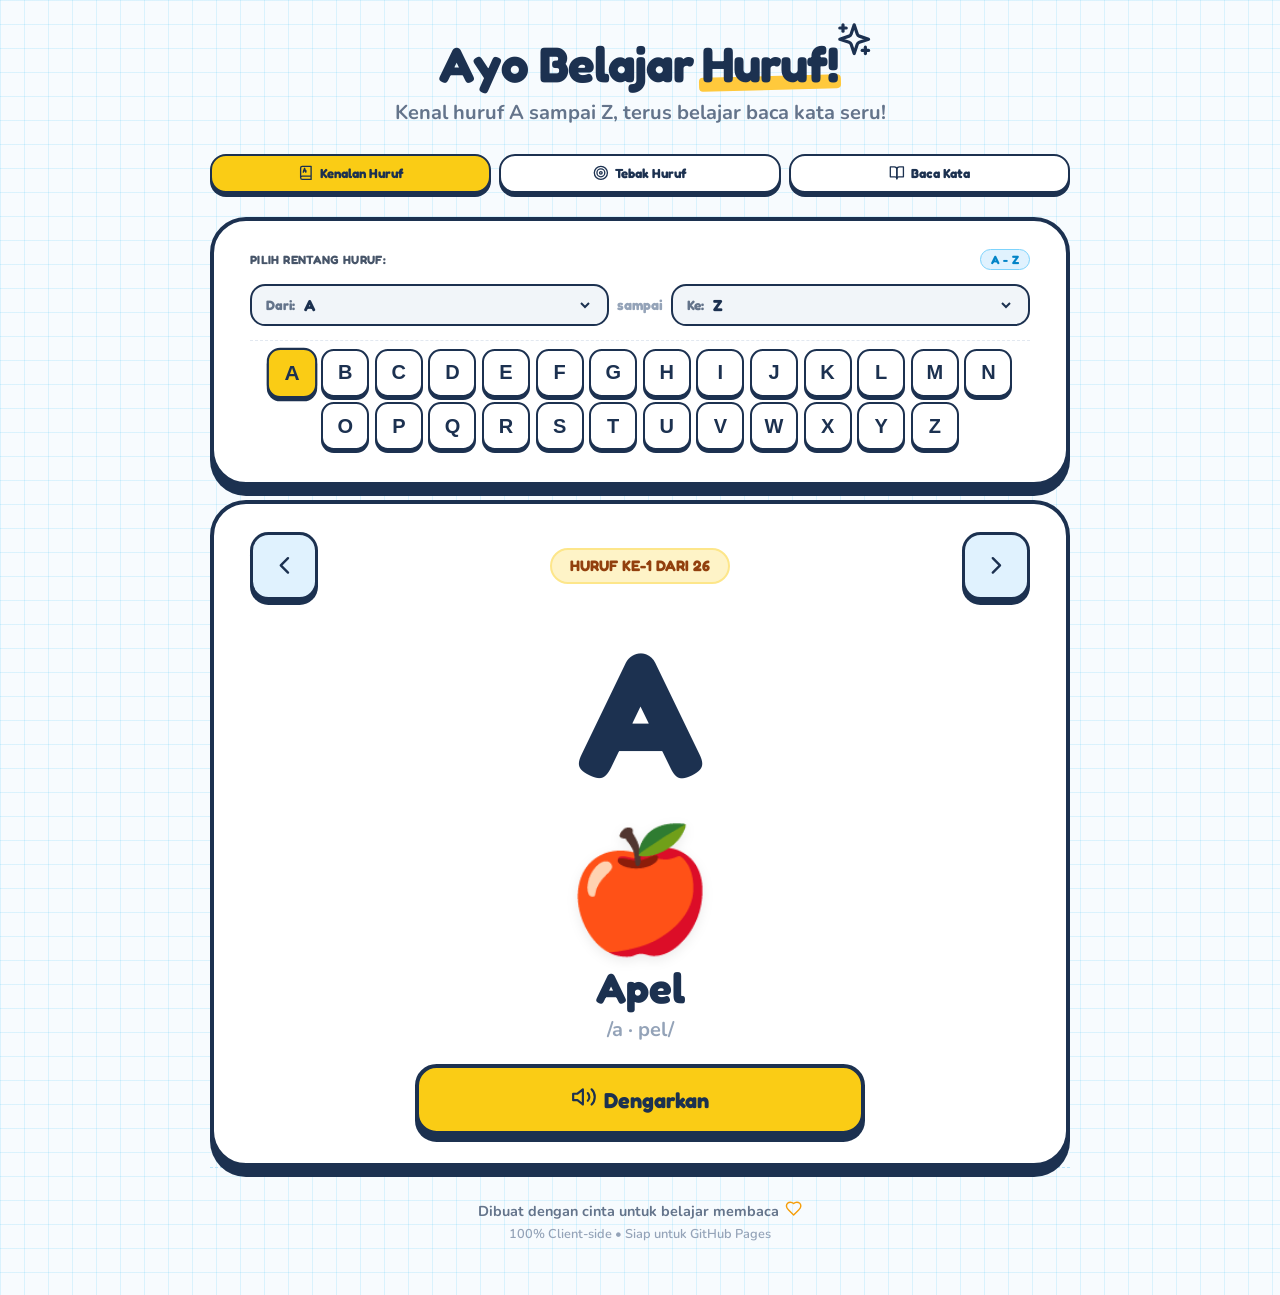
<file: index.html>
<!DOCTYPE html>
<html lang="id">
<head>
  <meta charset="utf-8" />
  <meta name="viewport" content="width=device-width, initial-scale=1.0, maximum-scale=1.0, user-scalable=no" />
  <title>Ayo Belajar Huruf! - Belajar Membaca Seru</title>
  
  <!-- Google Fonts: Fredoka & Nunito -->
  <link rel="preconnect" href="https://fonts.googleapis.com" />
  <link rel="preconnect" href="https://fonts.gstatic.com" crossorigin />
  <link href="https://fonts.googleapis.com/css2?family=Fredoka:wght@400;500;600;700&family=Nunito:wght@600;700;800;900&display=swap" rel="stylesheet" />

  <link rel="stylesheet" href="style.css">
</head>
<body>

  <!-- App Container (Mobile First Max 440px) -->
  <div class="app-container">
    
    <!-- Header -->
    <header class="app-header" data-purpose="app-header">
      <div class="title-wrapper">
        <h1 class="app-title">
          <span>Ayo Belajar</span>
          <span class="highlight-word">Huruf!</span>
        </h1>
        <span class="balloon-icon" aria-hidden="true"><svg width="1.2em" height="1.2em" viewBox="0 0 24 24" fill="none" stroke="currentColor" stroke-width="2" stroke-linecap="round" stroke-linejoin="round" aria-hidden="true"><path d="m12 3-1.912 5.813a2 2 0 0 1-1.275 1.275L3 12l5.813 1.912a2 2 0 0 1 1.275 1.275L12 21l1.912-5.813a2 2 0 0 1 1.275-1.275L21 12l-5.813-1.912a2 2 0 0 1-1.275-1.275L12 3Z"/><path d="M5 3v4"/><path d="M19 17v4"/><path d="M3 5h4"/><path d="M17 19h4"/></svg></span>
      </div>
      <p class="app-subtitle">Kenal huruf A sampai Z, terus belajar baca kata seru!</p>
    </header>

    <!-- Main Navigation Tabs -->
    <nav class="main-nav" aria-label="Menu Utama" data-purpose="tab-navigation">
      <button type="button" class="btn-3d active" id="tab-btn-kenalan" onclick="switchTab('kenalan')">
        <svg width="1.2em" height="1.2em" viewBox="0 0 24 24" fill="none" stroke="currentColor" stroke-width="2" stroke-linecap="round" stroke-linejoin="round" aria-hidden="true"><path d="M4 19.5v-15A2.5 2.5 0 0 1 6.5 2H20v20H6.5a2.5 2.5 0 0 1 0-5H20"/><path d="m8 11 2-6 2 6"/><path d="M8.6 9h3.8"/></svg> Kenalan Huruf
      </button>
      <button type="button" class="btn-3d" id="tab-btn-tebak" onclick="switchTab('tebak')">
        <svg width="1.2em" height="1.2em" viewBox="0 0 24 24" fill="none" stroke="currentColor" stroke-width="2" stroke-linecap="round" stroke-linejoin="round" aria-hidden="true"><circle cx="12" cy="12" r="10"/><circle cx="12" cy="12" r="6"/><circle cx="12" cy="12" r="2"/></svg> Tebak Huruf
      </button>
      <button type="button" class="btn-3d" id="tab-btn-baca" onclick="switchTab('baca')">
        <svg width="1.2em" height="1.2em" viewBox="0 0 24 24" fill="none" stroke="currentColor" stroke-width="2" stroke-linecap="round" stroke-linejoin="round" aria-hidden="true"><path d="M2 3h6a4 4 0 0 1 4 4v14a3 3 0 0 0-3-3H2z"/><path d="M22 3h-6a4 4 0 0 0-4 4v14a3 3 0 0 1 3-3h7z"/></svg> Baca Kata
      </button>
    </nav>

    <!-- ========================================================================
         TAB 1: KENALAN HURUF
         ======================================================================== -->
    <section id="pane-kenalan" class="tab-pane" style="display: flex; flex-direction: column; gap: 0.85rem;">
      <!-- Range Filter Card -->
      <div class="chunky-card filter-card" data-purpose="kenalan-range-filter">
        <div class="filter-top-row">
          <span>Pilih Rentang Huruf:</span>
          <span class="range-badge" id="kenalan-range-badge">A - Z</span>
        </div>
        <div class="filter-selectors">
          <div class="selector-box">
            <label for="kenalan-select-start">Dari:</label>
            <select id="kenalan-select-start" onchange="onKenalanRangeChange()"></select>
          </div>
          <span class="filter-separator">sampai</span>
          <div class="selector-box">
            <label for="kenalan-select-end">Ke:</label>
            <select id="kenalan-select-end" onchange="onKenalanRangeChange()"></select>
          </div>
        </div>
        <!-- Scrollable Letter Pills -->
        <div class="pill-scroll" id="kenalan-pill-scroll"></div>
      </div>

      <!-- Main Flashcard Display -->
      <div class="chunky-card flashcard-inner" data-purpose="flashcard-card">
        <div class="card-top-nav">
          <button type="button" class="btn-3d btn-nav-arrow" onclick="navigateLetter(-1)" title="Huruf Sebelumnya" aria-label="Huruf Sebelumnya"><svg width="1.2em" height="1.2em" viewBox="0 0 24 24" fill="none" stroke="currentColor" stroke-width="2" stroke-linecap="round" stroke-linejoin="round" aria-hidden="true"><path d="m15 18-6-6 6-6"/></svg></button>
          <span class="card-indicator" id="kenalan-indicator">Huruf ke-1 dari 26</span>
          <button type="button" class="btn-3d btn-nav-arrow" onclick="navigateLetter(1)" title="Huruf Selanjutnya" aria-label="Huruf Selanjutnya"><svg width="1.2em" height="1.2em" viewBox="0 0 24 24" fill="none" stroke="currentColor" stroke-width="2" stroke-linecap="round" stroke-linejoin="round" aria-hidden="true"><path d="m9 18 6-6-6-6"/></svg></button>
        </div>

        <!-- Big Letter -->
        <div class="big-letter-display pop-anim" id="kenalan-big-letter" onclick="speakCurrentCard()">A</div>

        <!-- Mascot & Word -->
        <div class="mascot-area" onclick="speakCurrentCard()">
          <div class="mascot-emoji animate-wiggle" id="kenalan-mascot-emoji">🍎</div>
          <h2 class="mascot-name" id="kenalan-mascot-name">Apel</h2>
          <p class="mascot-phonetic" id="kenalan-mascot-phonetic">/a · pel/</p>
        </div>

        <!-- Big Voice Button -->
        <button type="button" class="btn-action primary" id="btn-speak-kenalan" onclick="speakCurrentCard()">
          <span><svg width="1.2em" height="1.2em" viewBox="0 0 24 24" fill="none" stroke="currentColor" stroke-width="2" stroke-linecap="round" stroke-linejoin="round" aria-hidden="true"><polygon points="11 5 6 9 2 9 2 15 6 15 11 19 11 5"></polygon><path d="M15.54 8.46a5 5 0 0 1 0 7.07"></path><path d="M19.07 4.93a10 10 0 0 1 0 14.14"></path></svg></span>
          <span>Dengarkan</span>
        </button>
      </div>
    </section>

    <!-- ========================================================================
         TAB 2: TEBAK HURUF (QUIZ)
         ======================================================================== -->
    <section id="pane-tebak" class="tab-pane hidden" style="flex-direction: column; gap: 0.85rem;">
      <!-- Shared / Quiz Range Filter Card -->
      <div class="chunky-card filter-card" data-purpose="tebak-range-filter">
        <div class="filter-top-row">
          <span>Pilih Rentang Huruf:</span>
          <span class="range-badge" id="tebak-range-badge">A - Z</span>
        </div>
        <div class="filter-selectors">
          <div class="selector-box">
            <label for="tebak-select-start">Dari:</label>
            <select id="tebak-select-start" onchange="onTebakRangeChange()"></select>
          </div>
          <span class="filter-separator">sampai</span>
          <div class="selector-box">
            <label for="tebak-select-end">Ke:</label>
            <select id="tebak-select-end" onchange="onTebakRangeChange()"></select>
          </div>
        </div>
      </div>

      <!-- Quiz Card -->
      <div class="chunky-card flashcard-inner" data-purpose="quiz-card">
        <div class="card-top-nav">
          <span class="card-indicator" id="tebak-soal-indicator">Soal 1</span>
          <div class="star-score-badge" id="tebak-star-badge">
            <span><svg width="1.2em" height="1.2em" viewBox="0 0 24 24" fill="currentColor" stroke="none" aria-hidden="true" style="color: #f59e0b;"><polygon points="12 2 15.09 8.26 22 9.27 17 14.14 18.18 21.02 12 17.77 5.82 21.02 7 14.14 2 9.27 8.91 8.26 12 2"></polygon></svg></span>
            <span id="tebak-score-val">0</span> Bintang
          </div>
          <button type="button" class="btn-reset-session" id="btn-tebak-reset" onclick="resetTebakSession()" title="Mulai ulang sesi tebak huruf">
            <span><svg width="1.2em" height="1.2em" viewBox="0 0 24 24" fill="none" stroke="currentColor" stroke-width="2" stroke-linecap="round" stroke-linejoin="round" aria-hidden="true"><path d="M3 12a9 9 0 1 0 9-9 9.75 9.75 0 0 0-6.74 2.74L3 8"/><path d="M3 3v5h5"/></svg></span> Mulai Ulang
          </button>
        </div>

        <!-- Mascot & Question Text -->
        <div class="mascot-area" style="margin-top: 0.25rem;">
          <div class="mascot-emoji animate-bounce-gentle" id="tebak-mascot-emoji">🦅</div>
          <p class="quiz-question-prompt">
            Ini huruf awal dari benda ini apa ya?
          </p>
          <!-- Nama benda HANYA disebutkan lewat TTS, tidak ditampilkan di layar -->
          <p class="quiz-question-prompt" id="tebak-revealed-name" style="display: none; margin-top: -0.4rem;"></p>
          <button type="button" class="btn-3d" style="padding: 0.4rem 0.9rem; font-size: 0.8rem; border-radius: 9999px; gap: 0.35rem; background: var(--sky-light);" onclick="speakQuizHint()">
            <span><svg width="1.2em" height="1.2em" viewBox="0 0 24 24" fill="none" stroke="currentColor" stroke-width="2" stroke-linecap="round" stroke-linejoin="round" aria-hidden="true"><polygon points="11 5 6 9 2 9 2 15 6 15 11 19 11 5"></polygon><path d="M15.54 8.46a5 5 0 0 1 0 7.07"></path><path d="M19.07 4.93a10 10 0 0 1 0 14.14"></path></svg></span>
            <span>Dengarkan Petunjuk</span>
          </button>
        </div>

        <!-- 3 Chunky Options -->
        <div class="quiz-options-grid" id="tebak-options-grid"></div>

        <!-- Feedback Banner -->
        <div class="feedback-banner" id="tebak-feedback-banner"></div>
      </div>
    </section>

    <!-- ========================================================================
         TAB 3: BACA KATA (LEVEL 1, 2, 3, 4, 5)
         ======================================================================== -->
    <section id="pane-baca" class="tab-pane hidden" style="flex-direction: column; gap: 0.75rem;">
      <!-- Sub-Level Tabs (5 Levels) -->
      <div class="sub-nav-wrapper" id="sub-nav-wrapper">
        <div class="sub-nav" id="sub-nav-scroll" aria-label="Pilih Tingkat Level" data-purpose="level-navigation" onscroll="updateSubNavScrollIndicator()">
          <button type="button" class="btn-3d btn-sublevel active" id="btn-lvl-1" onclick="switchBacaLevel(1)">
            <span class="lvl-tag"><svg width="1.2em" height="1.2em" viewBox="0 0 24 24" fill="none" stroke="currentColor" stroke-width="2" stroke-linecap="round" stroke-linejoin="round" aria-hidden="true"><path d="M7 20h10"/><path d="M10 20c5.5-2.5.8-6.4 3-10"/><path d="M9.5 9.4c1.1.8 1.8 2.2 2.3 3.7-2 .4-3.5.4-4.8-.3-1.2-.6-2.3-1.9-3-4.2 2.8-.5 4.4 0 5.5.8z"/><path d="M14.1 6a7 7 0 0 0-1.1 4c1.9-.1 3.3-.6 4.3-1.4 1-1 1.6-2.3 1.7-4.6-2.7.1-4 1-4.9 2z"/></svg> Level 1</span>
            <span class="lvl-title">Kenal Suku Kata</span>
          </button>
          <button type="button" class="btn-3d btn-sublevel" id="btn-lvl-2" onclick="switchBacaLevel(2)">
            <span class="lvl-tag"><svg width="1.2em" height="1.2em" viewBox="0 0 24 24" fill="none" stroke="currentColor" stroke-width="2" stroke-linecap="round" stroke-linejoin="round" aria-hidden="true"><path d="M19.439 7.85c-.049.322.059.648.289.878l1.568 1.568c.47.47.706 1.087.706 1.704s-.235 1.233-.706 1.704l-1.611 1.611a.98.98 0 0 1-.837.276c-.47-.07-.802-.48-.968-.925a2.501 2.501 0 1 0-3.214 3.214c.446.166.855.497.925.968a.979.979 0 0 1-.276.837l-1.61 1.61a2.404 2.404 0 0 1-1.705.707 2.402 2.402 0 0 1-1.704-.706l-1.568-1.568a1.026 1.026 0 0 0-.877-.29c-.493.074-.84.479-1.028.928a2.501 2.501 0 1 1-3.214-3.214c.448-.189.854-.536-.928 1.028a1.025 1.025 0 0 0-.29-.877l-1.568-1.568a2.402 2.402 0 0 1-.706-1.704c0-.617.236-1.234.706-1.704l1.611-1.611a.98.98 0 0 1 .837-.276c.47.07.802.48.968.925a2.501 2.501 0 1 0 3.214-3.214c-.446-.166-.855-.497-.925-.968a.979.979 0 0 1 .276-.837l1.61-1.61c.47-.47 1.088-.706 1.705-.706s1.233.235 1.704.706l1.568 1.568c.23.23.556.338.877.29.493-.074.84-.479 1.028-.928a2.501 2.501 0 1 1 3.214 3.214c-.448.189-.854.536-.928 1.028Z"/></svg> Level 2</span>
            <span class="lvl-title">Lengkapi Suku Kata</span>
          </button>
          <button type="button" class="btn-3d btn-sublevel" id="btn-lvl-3" onclick="switchBacaLevel(3)">
            <span class="lvl-tag"><svg width="1.2em" height="1.2em" viewBox="0 0 24 24" fill="none" stroke="currentColor" stroke-width="2" stroke-linecap="round" stroke-linejoin="round" aria-hidden="true"><path d="M4.5 16.5c-1.5 1.26-2 5-2 5s3.74-.5 5-2c.71-.84.7-2.13-.09-2.91a2.18 2.18 0 0 0-2.91-.09z"/><path d="m12 15-3-3a22 22 0 0 1 3.82-13 1.5 1.5 0 0 1 2.18 2.18A22 22 0 0 1 12 15Z"/><path d="M9 7.32a12 12 0 0 0-5.5 5.5l1.5 1.5a10 10 0 0 1 5.5-5.5Z"/><path d="M16.68 15a12 12 0 0 0 5.5-5.5l-1.5-1.5a10 10 0 0 1-5.5 5.5Z"/><circle cx="15" cy="9" r="1"/></svg> Level 3</span>
            <span class="lvl-title">Kata 4 Huruf</span>
          </button>
          <button type="button" class="btn-3d btn-sublevel" id="btn-lvl-4" onclick="switchBacaLevel(4)">
            <span class="lvl-tag"><svg width="1.2em" height="1.2em" viewBox="0 0 24 24" fill="none" stroke="currentColor" stroke-width="2" stroke-linecap="round" stroke-linejoin="round" aria-hidden="true"><path d="M6 9H4.5a2.5 2.5 0 0 1 0-5H6"/><path d="M18 9h1.5a2.5 2.5 0 0 0 0-5H18"/><path d="M4 22h16"/><path d="M10 14.66V17c0 .55-.47.98-.97 1.21C7.85 18.75 7 20.24 7 22"/><path d="M14 14.66V17c0 .55.47.98.97 1.21C16.15 18.75 17 20.24 17 22"/><path d="M18 2H6v7a6 6 0 0 0 12 0V2Z"/></svg> Level 4</span>
            <span class="lvl-title">Kata Panjang</span>
          </button>
          <button type="button" class="btn-3d btn-sublevel" id="btn-lvl-5" onclick="switchBacaLevel(5)">
            <span class="lvl-tag"><svg width="1.2em" height="1.2em" viewBox="0 0 24 24" fill="none" stroke="currentColor" stroke-width="2" stroke-linecap="round" stroke-linejoin="round" aria-hidden="true"><rect width="7" height="7" x="14" y="3" rx="1"/><path d="M10 21V8a1 1 0 0 0-1-1H4a1 1 0 0 0-1 1v12a1 1 0 0 0 1 1h12a1 1 0 0 0 1-1v-5a1 1 0 0 0-1-1H3"/></svg> Level 5</span>
            <span class="lvl-title">Susun Huruf</span>
          </button>
        </div>
      </div>

      <!-- Session Length Selector Card (Aturan H) -->
      <div class="chunky-card session-len-card" id="baca-session-config" data-purpose="session-length-selector">
        <div class="session-len-label">
          <span><svg width="1.2em" height="1.2em" viewBox="0 0 24 24" fill="none" stroke="currentColor" stroke-width="2" stroke-linecap="round" stroke-linejoin="round" aria-hidden="true"><line x1="10" x2="14" y1="2" y2="2"/><line x1="12" x2="15" y1="14" y2="11"/><circle cx="12" cy="14" r="8"/></svg></span>
          <span>Panjang Sesi:</span>
        </div>
        <div class="session-pills">
          <button type="button" class="btn-session-pill active" id="btn-session-10" onclick="setSessionLength(10)">10 Soal</button>
          <button type="button" class="btn-session-pill" id="btn-session-15" onclick="setSessionLength(15)">15 Soal</button>
          <button type="button" class="btn-session-pill" id="btn-session-20" onclick="setSessionLength(20)">20 Soal</button>
        </div>
      </div>

      <!-- SUB-PANE 1: Flashcard Suku Kata (Level 1) -->
      <div id="subpane-lvl-1" class="chunky-card flashcard-inner">
        <div id="lvl1-card-content" style="width: 100%; display: flex; flex-direction: column; align-items: center; gap: 0.6rem;">
          <div class="card-top-nav">
            <button type="button" class="btn-3d btn-nav-arrow" onclick="navigateSyllable(-1)" title="Sebelumnya" aria-label="Sebelumnya"><svg width="1.2em" height="1.2em" viewBox="0 0 24 24" fill="none" stroke="currentColor" stroke-width="2" stroke-linecap="round" stroke-linejoin="round" aria-hidden="true"><path d="m15 18-6-6 6-6"/></svg></button>
            <span class="card-indicator" id="lvl1-card-indicator">Kartu 1 dari 10</span>
            <button type="button" class="btn-reset-session" onclick="resetCurrentSession()" title="Mulai ulang sesi">
              <span><svg width="1.2em" height="1.2em" viewBox="0 0 24 24" fill="none" stroke="currentColor" stroke-width="2" stroke-linecap="round" stroke-linejoin="round" aria-hidden="true"><path d="M3 12a9 9 0 1 0 9-9 9.75 9.75 0 0 0-6.74 2.74L3 8"/><path d="M3 3v5h5"/></svg></span> Mulai Ulang
            </button>
            <button type="button" class="btn-3d btn-nav-arrow" onclick="navigateSyllable(1)" title="Selanjutnya" aria-label="Selanjutnya"><svg width="1.2em" height="1.2em" viewBox="0 0 24 24" fill="none" stroke="currentColor" stroke-width="2" stroke-linecap="round" stroke-linejoin="round" aria-hidden="true"><path d="m9 18 6-6-6-6"/></svg></button>
          </div>

          <!-- Syllable Box -->
          <div class="syllable-display-box" onclick="speakCurrentSyllable()">
            <span class="syllable-text" id="lvl1-syllable-text">BA</span>
          </div>

          <!-- Helper icon & example word (Bug 1 fixed: no duplicate syllable) -->
          <div class="syllable-hint" id="lvl1-hint-container">
            <span id="lvl1-syllable-icon">👶</span>
            <span id="lvl1-syllable-word" style="font-size: 1.15rem; font-weight: 900; color: var(--navy);">Bayi</span>
          </div>

          <!-- Listen Button -->
          <button type="button" class="btn-action primary" onclick="speakCurrentSyllable()">
            <span><svg width="1.2em" height="1.2em" viewBox="0 0 24 24" fill="none" stroke="currentColor" stroke-width="2" stroke-linecap="round" stroke-linejoin="round" aria-hidden="true"><polygon points="11 5 6 9 2 9 2 15 6 15 11 19 11 5"></polygon><path d="M15.54 8.46a5 5 0 0 1 0 7.07"></path><path d="M19.07 4.93a10 10 0 0 1 0 14.14"></path></svg></span>
            <span>Dengarkan</span>
          </button>

          <!-- Understood Button -->
          <button type="button" class="btn-action success" onclick="markCurrentSyllableUnderstood()" style="margin-top: 0.25rem;">
            <span><svg width="1.2em" height="1.2em" viewBox="0 0 24 24" fill="none" stroke="currentColor" stroke-width="2" stroke-linecap="round" stroke-linejoin="round" aria-hidden="true"><path d="M20 6 9 17l-5-5"/></svg></span>
            <span>Sudah Paham</span>
          </button>
        </div>

        <!-- All Mastered View (hidden by default) -->
        <div id="lvl1-all-mastered" class="all-mastered-box hidden">
          <span class="trophy"><svg width="1.2em" height="1.2em" viewBox="0 0 24 24" fill="none" stroke="currentColor" stroke-width="2" stroke-linecap="round" stroke-linejoin="round" aria-hidden="true"><path d="M6 9H4.5a2.5 2.5 0 0 1 0-5H6"/><path d="M18 9h1.5a2.5 2.5 0 0 0 0-5H18"/><path d="M4 22h16"/><path d="M10 14.66V17c0 .55-.47.98-.97 1.21C7.85 18.75 7 20.24 7 22"/><path d="M14 14.66V17c0 .55.47.98.97 1.21C16.15 18.75 17 20.24 17 22"/><path d="M18 2H6v7a6 6 0 0 0 12 0V2Z"/></svg></span>
          <h3 style="font-size: 1.4rem; font-weight: 900; color: var(--navy);">Hebat Sekali!</h3>
          <p style="font-family: 'Nunito', sans-serif; font-size: 0.95rem; font-weight: 700; color: var(--slate-600); line-height: 1.4;">
            Semua suku kata sudah kamu kuasai!<br>Boleh istirahat dulu dan cek lagi nanti ya. 😊
          </p>
          <button type="button" class="btn-3d" style="margin-top: 0.5rem; background-color: var(--yellow);" onclick="resetSyllableMasteredForTest()">
            🔄 Ulangi Latihan
          </button>
        </div>
      </div>

      <!-- SUB-PANE 2, 3, 4: Missing Letter Quiz (Lvl 2: Suku Kata, Lvl 3: 4 Huruf, Lvl 4: Kata Panjang) -->
      <div id="subpane-lvl-quiz" class="chunky-card flashcard-inner hidden">
        <div class="card-top-nav">
          <span class="card-indicator" id="lvl-quiz-progress">Soal 1 dari 10</span>
          <div class="star-score-badge" id="lvl-quiz-star-badge">
            <span><svg width="1.2em" height="1.2em" viewBox="0 0 24 24" fill="currentColor" stroke="none" aria-hidden="true" style="color: #f59e0b;"><polygon points="12 2 15.09 8.26 22 9.27 17 14.14 18.18 21.02 12 17.77 5.82 21.02 7 14.14 2 9.27 8.91 8.26 12 2"></polygon></svg></span>
            <span id="lvl-quiz-score-val">0</span>
          </div>
          <button type="button" class="btn-reset-session" onclick="resetCurrentSession()" title="Mulai ulang sesi">
            <span><svg width="1.2em" height="1.2em" viewBox="0 0 24 24" fill="none" stroke="currentColor" stroke-width="2" stroke-linecap="round" stroke-linejoin="round" aria-hidden="true"><path d="M3 12a9 9 0 1 0 9-9 9.75 9.75 0 0 0-6.74 2.74L3 8"/><path d="M3 3v5h5"/></svg></span> Mulai Ulang
          </button>
        </div>

        <!-- Mascot / Hint Area for Words -->
        <div class="mascot-area" id="lvl-quiz-mascot-area" style="margin-top: 0.15rem;">
          <div class="mascot-emoji animate-bounce-gentle" id="lvl-quiz-emoji" style="font-size: 3.8rem;">📚</div>
        </div>

        <!-- Question Display (Slot) -->
        <div class="word-slot-container" id="lvl-quiz-word-display"></div>

        <!-- Syllable specific hint (for Lvl 2) -->
        <div class="syllable-hint hidden" id="lvl-quiz-syllable-hint">
          <span id="lvl-quiz-hint-icon">📚</span>
          <span id="lvl-quiz-hint-word" style="font-weight: 900; color: var(--navy);">Buku</span>
        </div>

        <!-- Listen Button -->
        <button type="button" class="btn-action primary" id="btn-lvl-quiz-listen" onclick="speakCurrentQuizQuestion()" style="margin: 0.25rem 0 0.5rem;">
          <span><svg width="1.2em" height="1.2em" viewBox="0 0 24 24" fill="none" stroke="currentColor" stroke-width="2" stroke-linecap="round" stroke-linejoin="round" aria-hidden="true"><polygon points="11 5 6 9 2 9 2 15 6 15 11 19 11 5"></polygon><path d="M15.54 8.46a5 5 0 0 1 0 7.07"></path><path d="M19.07 4.93a10 10 0 0 1 0 14.14"></path></svg></span>
          <span id="lvl-quiz-listen-text">Dengarkan Kata</span>
        </button>

        <!-- 3 Letter Choice Buttons (Rules G & F) -->
        <div class="quiz-options-grid" id="lvl-quiz-options-grid"></div>

        <!-- Feedback & Next Button Area -->
        <div class="feedback-banner" id="lvl-quiz-feedback-banner"></div>

        <button type="button" class="btn-3d btn-next hidden" id="btn-lvl-quiz-next" onclick="advanceQuizQuestion()">
          <span>Soal Berikutnya</span>
          <span><svg width="1.2em" height="1.2em" viewBox="0 0 24 24" fill="none" stroke="currentColor" stroke-width="2" stroke-linecap="round" stroke-linejoin="round" aria-hidden="true"><path d="m9 18 6-6-6-6"/></svg></span>
        </button>
      </div>

      <!-- SUB-PANE 5: Susun Huruf (Level 5) -->
      <div id="subpane-lvl-5" class="chunky-card flashcard-inner hidden">
        <div class="card-top-nav">
          <span class="card-indicator" id="lvl5-progress">Soal 1 dari 10</span>
          <div class="star-score-badge" id="lvl5-star-badge">
            <span><svg width="1.2em" height="1.2em" viewBox="0 0 24 24" fill="currentColor" stroke="none" aria-hidden="true" style="color: #f59e0b;"><polygon points="12 2 15.09 8.26 22 9.27 17 14.14 18.18 21.02 12 17.77 5.82 21.02 7 14.14 2 9.27 8.91 8.26 12 2"></polygon></svg></span>
            <span id="lvl5-score-val">0</span>
          </div>
          <button type="button" class="btn-reset-session" onclick="resetCurrentSession()" title="Mulai ulang sesi">
            <span><svg width="1.2em" height="1.2em" viewBox="0 0 24 24" fill="none" stroke="currentColor" stroke-width="2" stroke-linecap="round" stroke-linejoin="round" aria-hidden="true"><path d="M3 12a9 9 0 1 0 9-9 9.75 9.75 0 0 0-6.74 2.74L3 8"/><path d="M3 3v5h5"/></svg></span> Mulai Ulang
          </button>
        </div>

        <!-- Mascot / Emoji -->
        <div class="mascot-area" style="margin-top: 0.15rem;">
          <div class="mascot-emoji animate-wiggle" id="lvl5-mascot-emoji" style="font-size: 4rem;">⚽</div>
          <p class="quiz-question-prompt" style="margin: 0.2rem 0 0.4rem;">
            Susun huruf menjadi kata yang benar!
          </p>
          <button type="button" class="btn-3d" style="padding: 0.4rem 0.9rem; font-size: 0.82rem; border-radius: 9999px; gap: 0.35rem; background: var(--sky-light);" onclick="speakCurrentScrambleWord()">
            <span><svg width="1.2em" height="1.2em" viewBox="0 0 24 24" fill="none" stroke="currentColor" stroke-width="2" stroke-linecap="round" stroke-linejoin="round" aria-hidden="true"><polygon points="11 5 6 9 2 9 2 15 6 15 11 19 11 5"></polygon><path d="M15.54 8.46a5 5 0 0 1 0 7.07"></path><path d="M19.07 4.93a10 10 0 0 1 0 14.14"></path></svg></span>
            <span>Dengarkan Kata</span>
          </button>
        </div>

        <!-- Slots Container -->
        <div class="scramble-slots-row" id="lvl5-slots-container"></div>

        <!-- Letter Buttons Pool -->
        <div class="scramble-pool-row" id="lvl5-pool-container"></div>

        <!-- Action Buttons (Undo & Reset Slots) -->
        <div class="scramble-actions-row">
          <button type="button" class="btn-scramble-action" onclick="undoLastScrambleLetter()">
            <span><svg width="1.2em" height="1.2em" viewBox="0 0 24 24" fill="none" stroke="currentColor" stroke-width="2" stroke-linecap="round" stroke-linejoin="round" aria-hidden="true"><path d="M20 5H9l-7 7 7 7h11a2 2 0 0 0 2-2V7a2 2 0 0 0-2-2Z"/><line x1="18" x2="12" y1="9" y2="15"/><line x1="12" x2="18" y1="9" y2="15"/></svg></span>
            <span>Hapus</span>
          </button>
          <button type="button" class="btn-scramble-action" onclick="resetScrambleSlots()">
            <span><svg width="1.2em" height="1.2em" viewBox="0 0 24 24" fill="none" stroke="currentColor" stroke-width="2" stroke-linecap="round" stroke-linejoin="round" aria-hidden="true"><path d="M3 12a9 9 0 1 0 9-9 9.75 9.75 0 0 0-6.74 2.74L3 8"/><path d="M3 3v5h5"/></svg></span>
            <span>Susun Ulang</span>
          </button>
        </div>

        <!-- Feedback Banner -->
        <div class="feedback-banner" id="lvl5-feedback-banner"></div>
      </div>

      <!-- SUB-PANE RESULT: Layar Hasil Sesi (Aturan I & Klarifikasi 2) -->
      <div id="subpane-baca-result" class="chunky-card flashcard-inner hidden" data-purpose="session-result-pane">
        <div style="width: 100%; display: flex; flex-direction: column; align-items: center; gap: 0.8rem; padding: 0.5rem 0;">
          <!-- Celebration Icon -->
          <div style="font-size: 3.8rem; line-height: 1;" id="result-icon"><svg width="1.2em" height="1.2em" viewBox="0 0 24 24" fill="none" stroke="currentColor" stroke-width="2" stroke-linecap="round" stroke-linejoin="round" aria-hidden="true"><path d="M5.8 11.3 2 22l10.7-3.79"/><path d="M4 3h.01"/><path d="M22 8h.01"/><path d="M15 2h.01"/><path d="M22 20h.01"/><path d="m22 2-2.24.75a2.9 2.9 0 0 0-1.96 3.12v0c.1.86-.57 1.63-1.45 1.63h-.38c-.86 0-1.6.6-1.76 1.44L14 10"/><path d="m22 13-.82-.33c-.86-.34-1.82.2-1.98 1.11v0c-.11.7-.72 1.22-1.43 1.22H17"/><path d="m22 13-.82-.33c-.86-.34-1.82.2-1.98 1.11v0c-.11.7-.72 1.22-1.43 1.22H17"/><path d="m11 2 .33.82c.34.86-.2 1.82-1.11 1.98v0C9.52 4.9 9 5.52 9 6.23V7"/><path d="M11 13c1.93 1.93 2.83 4.17 2 5-.83.83-3.07-.07-5-2-1.93-1.93-2.83-4.17-2-5 .83-.83 3.07.07 5 2Z"/></svg></div>
          
          <!-- Title & Subtitle -->
          <div>
            <h2 style="font-size: 1.6rem; font-weight: 900; color: var(--navy);" id="result-title">Sesi Selesai! Hebat!</h2>
            <p style="font-family: 'Nunito', sans-serif; font-size: 0.95rem; font-weight: 700; color: var(--slate-500); margin-top: 0.2rem;" id="result-subtitle">
              Kamu sudah menyelesaikan latihan hari ini!
            </p>
          </div>

          <!-- Stats Box for Levels 2-5 (Scored) -->
          <div id="result-stats-scored" style="width: 100%; display: flex; flex-direction: column; gap: 0.6rem;">
            <div style="display: flex; gap: 0.6rem; width: 100%;">
              <div style="flex: 1; background-color: var(--green-light); border: 2px solid var(--green); border-radius: 1rem; padding: 0.65rem 0.5rem; text-align: center;">
                <div style="font-size: 0.72rem; font-weight: 900; color: var(--green-dark); text-transform: uppercase;">Benar</div>
                <div style="font-size: 1.5rem; font-weight: 900; color: var(--navy); margin-top: 0.15rem;" id="result-score-ratio">10 / 10</div>
              </div>
              <div style="flex: 1; background-color: #fef3c7; border: 2px solid #f59e0b; border-radius: 1rem; padding: 0.65rem 0.5rem; text-align: center;">
                <div style="font-size: 0.72rem; font-weight: 900; color: #92400e; text-transform: uppercase;">Total Bintang</div>
                <div style="font-size: 1.5rem; font-weight: 900; color: var(--navy); margin-top: 0.15rem;" id="result-stars"><svg width="1.2em" height="1.2em" viewBox="0 0 24 24" fill="currentColor" stroke="none" aria-hidden="true" style="color: #f59e0b;"><polygon points="12 2 15.09 8.26 22 9.27 17 14.14 18.18 21.02 12 17.77 5.82 21.02 7 14.14 2 9.27 8.91 8.26 12 2"></polygon></svg> 10</div>
              </div>
            </div>

            <!-- Evaluation / Wrong Answers (Aturan I) -->
            <div id="result-wrong-box" style="background-color: var(--orange-light); border: 2px solid var(--orange); border-radius: 1rem; padding: 0.75rem; text-align: left; display: none;">
              <div style="font-size: 0.78rem; font-weight: 900; color: #c2410c; display: flex; align-items: center; gap: 0.35rem; margin-bottom: 0.4rem;">
                <span><svg width="1.2em" height="1.2em" viewBox="0 0 24 24" fill="none" stroke="currentColor" stroke-width="2" stroke-linecap="round" stroke-linejoin="round" aria-hidden="true"><rect width="8" height="4" x="8" y="2" rx="1"/><path d="M10.4 12.6a2 2 0 1 1 3 3L8 21l-4 1 1-4Z"/><path d="M16 4h2a2 2 0 0 1 2 2v14a2 2 0 0 1-2 2h-5.5"/><path d="M4 13.5V6a2 2 0 0 1 2-2h2"/></svg></span>
                <span>Perlu Diulang Besok:</span>
              </div>
              <div id="result-wrong-list" style="display: flex; flex-wrap: wrap; gap: 0.35rem;"></div>
              <p style="font-family: 'Nunito', sans-serif; font-size: 0.76rem; font-weight: 700; color: #9a3412; margin-top: 0.4rem;">
                Tidak apa-apa, besok kita coba lagi ya! Latihan terus bikin makin jago! <svg width="1.2em" height="1.2em" viewBox="0 0 24 24" fill="none" stroke="currentColor" stroke-width="2" stroke-linecap="round" stroke-linejoin="round" aria-hidden="true"><path d="m13.9 10.1-.9-.9a4.24 4.24 0 0 0-5.9 0l-1.6 1.6a2.12 2.12 0 0 0 0 3l1.5 1.5L4 18.2a2.12 2.12 0 0 0 3 3l2.9-2.9 1.5 1.5a2.12 2.12 0 0 0 3 0l1.6-1.6a4.24 4.24 0 0 0 0-5.9Z"/><path d="m7.1 16.9 1.4-1.4"/><path d="m15.5 8.5 1.4-1.4a2.12 2.12 0 0 1 3 0l1.5 1.5a2.12 2.12 0 0 1 0 3l-1.4 1.4"/><path d="m18.4 11.4 1.4 1.4"/><path d="m11.4 18.4 1.4 1.4"/></svg>
              </p>
            </div>

            <div id="result-perfect-box" style="background-color: var(--teal-light); border: 2px solid var(--teal); border-radius: 1rem; padding: 0.75rem; text-align: center; display: none;">
              <p style="font-family: 'Nunito', sans-serif; font-size: 0.88rem; font-weight: 800; color: var(--teal-dark);">
                <svg width="1.2em" height="1.2em" viewBox="0 0 24 24" fill="currentColor" stroke="none" aria-hidden="true" style="color: #0d9488;"><polygon points="12 2 15.09 8.26 22 9.27 17 14.14 18.18 21.02 12 17.77 5.82 21.02 7 14.14 2 9.27 8.91 8.26 12 2"></polygon></svg> Luar biasa! Semua soal dijawab benar dengan sempurna!
              </p>
            </div>
          </div>

          <!-- Stats Box for Level 1 (Klarifikasi 2: Tanpa Skor/Bintang) -->
          <div id="result-stats-lvl1" style="width: 100%; display: flex; flex-direction: column; gap: 0.6rem; display: none;">
            <div style="display: flex; gap: 0.6rem; width: 100%;">
              <div style="flex: 1; background-color: var(--sky-light); border: 2px solid #0284c7; border-radius: 1rem; padding: 0.65rem 0.5rem; text-align: center;">
                <div style="font-size: 0.72rem; font-weight: 900; color: #0369a1; text-transform: uppercase;">Kartu Dilihat</div>
                <div style="font-size: 1.5rem; font-weight: 900; color: var(--navy); margin-top: 0.15rem;" id="result-lvl1-viewed">10 Kartu</div>
              </div>
              <div style="flex: 1; background-color: var(--teal-light); border: 2px solid var(--teal); border-radius: 1rem; padding: 0.65rem 0.5rem; text-align: center;">
                <div style="font-size: 0.72rem; font-weight: 900; color: var(--teal-dark); text-transform: uppercase;">Sudah Paham</div>
                <div style="font-size: 1.5rem; font-weight: 900; color: var(--navy); margin-top: 0.15rem;" id="result-lvl1-understood">3 Kartu</div>
              </div>
            </div>
            <p style="font-family: 'Nunito', sans-serif; font-size: 0.85rem; font-weight: 700; color: var(--slate-600); line-height: 1.4; text-align: center;">
              Bagus sekali! Mengenal suku kata adalah awal membaca yang hebat. 👏
            </p>
          </div>

          <!-- Action Buttons -->
          <div style="display: flex; flex-direction: column; gap: 0.5rem; width: 100%; margin-top: 0.5rem;">
            <button type="button" class="btn-action primary" style="margin-top: 0;" onclick="restartCurrentSession()">
              <span><svg width="1.2em" height="1.2em" viewBox="0 0 24 24" fill="none" stroke="currentColor" stroke-width="2" stroke-linecap="round" stroke-linejoin="round" aria-hidden="true"><path d="M3 12a9 9 0 1 0 9-9 9.75 9.75 0 0 0-6.74 2.74L3 8"/><path d="M3 3v5h5"/></svg></span>
              <span>Main Lagi</span>
            </button>
            <button type="button" class="btn-action secondary" onclick="chooseAnotherLevel()">
              <span><svg width="1.2em" height="1.2em" viewBox="0 0 24 24" fill="none" stroke="currentColor" stroke-width="2" stroke-linecap="round" stroke-linejoin="round" aria-hidden="true"><rect width="7" height="7" x="3" y="3" rx="1"/><rect width="7" height="7" x="14" y="3" rx="1"/><rect width="7" height="7" x="14" y="14" rx="1"/><rect width="7" height="7" x="3" y="14" rx="1"/></svg></span>
              <span>Pilih Level Lain</span>
            </button>
          </div>
        </div>
      </div>
    </section>

  </div>

  <!-- Footer -->
  <footer class="app-footer" data-purpose="app-footer">
    <p>
      <span>Dibuat dengan cinta untuk belajar membaca</span>
      <span style="color: #f59e0b;"><svg width="1.2em" height="1.2em" viewBox="0 0 24 24" fill="none" stroke="currentColor" stroke-width="2" stroke-linecap="round" stroke-linejoin="round" aria-hidden="true"><path d="M19 14c1.49-1.46 3-3.21 3-5.5A5.5 5.5 0 0 0 16.5 3c-1.76 0-3 .5-4.5 2-1.5-1.5-2.74-2-4.5-2A5.5 5.5 0 0 0 2 8.5c0 2.3 1.5 4.05 3 5.5l7 7Z"/></svg></span>
    </p>
    <small>100% Client-side • Siap untuk GitHub Pages</small>
  </footer>

  <!-- ========================================================================
       JAVASCRIPT LOGIC
       ======================================================================== -->
  <script src="data.js"></script>
  <script src="app.js"></script>
</body>
</html>
</file>
<file: style.css>
/* ==========================================================================
   CSS VARIABLES & RESET
   ========================================================================== */
:root {
  --navy: #1c3150;
  --navy-dark: #142338;
  --yellow: #facc15;
  --yellow-hover: #eab308;
  --yellow-light: #fef08a;
  --sunny: #ffc93c;
  --teal: #0d9488;
  --teal-dark: #0f766e;
  --teal-light: #ccfbf1;
  --green: #22c55e;
  --green-dark: #15803d;
  --green-light: #dcfce7;
  --coral: #fb7185;
  --coral-dark: #e11d48;
  --coral-light: #ffe4e6;
  --sky: #38bdf8;
  --sky-light: #e0f2fe;
  --orange: #f97316;
  --orange-light: #ffedd5;
  --white: #ffffff;
  --slate-200: #e2e8f0;
  --slate-300: #cbd5e1;
  --slate-400: #94a3b8;
  --slate-500: #64748b;
  --slate-600: #475569;
  --slate-700: #334155;
  --bg-paper: #f7fbfe;
  --bg-grid: rgba(56, 189, 248, 0.15);
}

*, *::before, *::after {
  box-sizing: border-box;
  margin: 0;
  padding: 0;
}

body {
  font-family: 'Fredoka', cursive, system-ui, sans-serif;
  background-color: var(--bg-paper);
  background-image:
    linear-gradient(to right, var(--bg-grid) 1px, transparent 1px),
    linear-gradient(to bottom, var(--bg-grid) 1px, transparent 1px);
  background-size: 24px 24px;
  color: var(--navy);
  min-height: 100vh;
  display: flex;
  flex-direction: column;
  justify-content: space-between;
  align-items: center;
  -webkit-tap-highlight-color: transparent;
  user-select: none;
  -webkit-user-select: none;
  padding: 1rem 0.75rem 0.5rem;
}

/* ==========================================================================
   LAYOUT & CONTAINERS
   ========================================================================== */
.app-container {
  width: 100%;
  max-width: 440px;
  margin: 0 auto;
  display: flex;
  flex-direction: column;
  gap: 1rem;
  flex: 1;
}

/* ==========================================================================
   HEADER STYLES
   ========================================================================== */
header.app-header {
  text-align: center;
  position: relative;
  padding: 0.5rem 0 0.25rem;
}

.title-wrapper {
  position: relative;
  display: inline-block;
}

h1.app-title {
  font-size: 2rem;
  font-weight: 900;
  letter-spacing: -0.02em;
  color: var(--navy);
  display: inline-flex;
  align-items: center;
  justify-content: center;
  gap: 0.35rem;
  line-height: 1.15;
}

@media (min-width: 400px) {
  h1.app-title {
    font-size: 2.25rem;
  }
}

.highlight-word {
  position: relative;
  display: inline-block;
  padding: 0 0.2rem;
  z-index: 1;
}

.highlight-word::after {
  content: '';
  position: absolute;
  left: 0;
  bottom: 3px;
  width: 100%;
  height: 14px;
  background-color: var(--sunny);
  border-radius: 4px;
  z-index: -1;
  transform: rotate(-1.5deg);
}

.balloon-icon {
  position: absolute;
  top: -0.75rem;
  right: -1.5rem;
  font-size: 1.5rem;
  animation: floatBalloon 2.5s ease-in-out infinite;
}

p.app-subtitle {
  font-family: 'Nunito', sans-serif;
  font-size: 0.85rem;
  font-weight: 700;
  color: var(--slate-500);
  margin-top: 0.35rem;
}

/* ==========================================================================
   NAVIGATION TABS
   ========================================================================== */
nav.main-nav {
  display: grid;
  grid-template-columns: repeat(3, 1fr);
  gap: 0.5rem;
  width: 100%;
}

.sub-nav-wrapper {
  position: relative;
  width: 100%;
  margin-bottom: 0.25rem;
}

/* Petunjuk visual: gradasi tipis di tepi kanan saat masih ada pill tersembunyi */
.sub-nav-wrapper::after {
  content: '';
  position: absolute;
  top: 0;
  right: 0;
  bottom: 4px;
  width: 36px;
  background: linear-gradient(to right, rgba(247, 251, 254, 0), var(--bg-paper));
  pointer-events: none;
  opacity: 1;
  transition: opacity 0.2s ease;
  z-index: 2;
}

.sub-nav-wrapper.at-end::after {
  opacity: 0;
}

.sub-nav {
  display: flex;
  gap: 0.45rem;
  width: 100%;
  overflow-x: auto;
  padding: 0.2rem 0.25rem 0.45rem;
  scrollbar-width: none;
  -ms-overflow-style: none;
  -webkit-overflow-scrolling: touch;
  scroll-behavior: smooth;
}

.sub-nav::-webkit-scrollbar {
  display: none;
}

/* ==========================================================================
   3D CHUNKY BUTTONS & CARDS
   ========================================================================== */
.btn-3d {
  gap: 0.4rem;
  border: 2.5px solid var(--navy);
  border-radius: 1rem;
  box-shadow: 0 4px 0 var(--navy);
  transition: transform 0.09s ease, box-shadow 0.09s ease, background-color 0.15s ease;
  cursor: pointer;
  display: inline-flex;
  align-items: center;
  justify-content: center;
  font-family: inherit;
  font-weight: 800;
  text-align: center;
  outline: none;
  background-color: var(--white);
  color: var(--navy);
  text-decoration: none;
  padding: 0.6rem 0.5rem;
  font-size: 0.82rem;
  line-height: 1.15;
}

.btn-3d:active {
  transform: translateY(3px) !important;
  box-shadow: 0 1px 0 var(--navy) !important;
}

.btn-3d.active {
  background-color: var(--yellow) !important;
  color: var(--navy) !important;
}

.btn-sublevel {
  flex-shrink: 0;
  white-space: nowrap;
  padding: 0.5rem 0.95rem;
  font-size: 0.84rem;
  font-weight: 800;
  border-radius: 9999px;
  min-height: 42px;
  display: inline-flex;
  align-items: center;
  gap: 0.45rem;
  line-height: 1;
}

.btn-sublevel .lvl-tag {
  font-weight: 900;
  color: inherit;
}

.btn-sublevel .lvl-title {
  font-weight: 700;
  color: inherit;
}

.btn-sublevel.active {
  background-color: var(--teal) !important;
  color: var(--white) !important;
}

.btn-action {
  width: 100%;
  max-width: 320px;
  padding: 0.85rem 1.25rem;
  font-size: 1.1rem;
  font-weight: 900;
  border-radius: 1.25rem;
  border: 3px solid var(--navy);
  box-shadow: 0 5px 0 var(--navy);
  gap: 0.5rem;
  display: inline-flex;
  align-items: center;
  justify-content: center;
  transition: transform 0.09s ease, box-shadow 0.09s ease, background-color 0.15s ease;
  cursor: pointer;
  font-family: inherit;
  outline: none;
  text-decoration: none;
  margin-top: 0.5rem;
}
.btn-action:active {
  transform: translateY(3px) !important;
  box-shadow: 0 1px 0 var(--navy) !important;
}
.btn-action.primary {
  background-color: var(--yellow);
  color: var(--navy);
}
.btn-action.primary:hover {
  background-color: var(--yellow-hover);
}
.btn-action.secondary {
  background-color: var(--sky-light);
  color: var(--navy);
}
.btn-action.secondary:hover {
  background-color: #bae6fd;
}
.btn-action.success {
  background-color: var(--teal);
  color: var(--white);
}
.btn-action.success:hover {
  background-color: var(--teal-dark);
}

.btn-next {
  background-color: #3b82f6;
  color: var(--white);
  padding: 0.75rem 1.75rem;
  border-radius: 9999px;
  font-size: 0.95rem;
  font-weight: 800;
  border-width: 2.5px;
  box-shadow: 0 4px 0 var(--navy);
  gap: 0.4rem;
  display: inline-flex;
  align-items: center;
  justify-content: center;
}
.btn-next:hover {
  background-color: #2563eb;
}

.chunky-card {
  background-color: var(--white);
  border: 3px solid var(--navy);
  border-radius: 1.5rem;
  box-shadow: 0 6px 0 var(--navy);
  padding: 1rem;
  width: 100%;
  position: relative;
}

/* ==========================================================================
   RANGE FILTER CARD
   ========================================================================== */
.filter-card {
  display: flex;
  flex-direction: column;
  gap: 0.6rem;
  padding: 0.75rem 0.9rem;
}

.filter-top-row {
  display: flex;
  align-items: center;
  justify-content: space-between;
  font-size: 0.75rem;
  font-weight: 800;
  color: var(--slate-600);
  text-transform: uppercase;
  letter-spacing: 0.03em;
}

.range-badge {
  background-color: var(--sky-light);
  color: #0284c7;
  border: 1.5px solid #7dd3fc;
  border-radius: 9999px;
  padding: 0.15rem 0.6rem;
  font-size: 0.75rem;
  font-weight: 900;
}

.filter-selectors {
  display: flex;
  align-items: center;
  gap: 0.5rem;
}

.selector-box {
  flex: 1;
  display: flex;
  align-items: center;
  background-color: #f1f5f9;
  border: 2px solid var(--navy);
  border-radius: 0.75rem;
  padding: 0.35rem 0.5rem;
  font-size: 0.8rem;
  font-weight: 800;
}

.selector-box label {
  color: var(--slate-500);
  margin-right: 0.35rem;
  font-size: 0.75rem;
}

.selector-box select {
  flex: 1;
  background: transparent;
  border: none;
  outline: none;
  font-family: inherit;
  font-size: 0.85rem;
  font-weight: 900;
  color: var(--navy);
  cursor: pointer;
}

.filter-separator {
  font-size: 0.75rem;
  font-weight: 700;
  color: var(--slate-400);
}

.pill-scroll {
  display: flex;
  gap: 0.35rem;
  overflow-x: auto;
  padding: 0.25rem 0 0.1rem;
  border-top: 1.5px dashed var(--slate-200);
  scrollbar-width: none;
  -ms-overflow-style: none;
}

.pill-scroll::-webkit-scrollbar {
  display: none;
}

.letter-pill {
  flex-shrink: 0;
  width: 2.25rem;
  height: 2.25rem;
  border-radius: 0.65rem;
  font-size: 0.9rem;
  font-weight: 900;
  border: 2px solid var(--navy);
  display: flex;
  align-items: center;
  justify-content: center;
  cursor: pointer;
  background-color: var(--white);
  color: var(--navy);
  box-shadow: 0 2px 0 var(--navy);
  transition: all 0.1s ease;
}

.letter-pill:active {
  transform: translateY(2px);
  box-shadow: 0 0 0 var(--navy);
}

.letter-pill.active {
  background-color: var(--yellow);
  box-shadow: 0 3px 0 var(--navy);
  transform: scale(1.05);
}

/* ==========================================================================
   FLASHCARD & QUESTION PANELS
   ========================================================================== */
.flashcard-inner {
  display: flex;
  flex-direction: column;
  align-items: center;
  text-align: center;
  gap: 0.6rem;
  padding: 0.5rem 0;
}

.card-top-nav {
  width: 100%;
  display: flex;
  align-items: center;
  justify-content: space-between;
}

.btn-nav-arrow {
  width: 2.6rem;
  height: 2.6rem;
  border-radius: 0.75rem;
  font-size: 1rem;
  padding: 0;
  background-color: var(--sky-light);
  border-width: 2.5px;
}

.card-indicator {
  font-size: 0.78rem;
  font-weight: 900;
  text-transform: uppercase;
  padding: 0.25rem 0.8rem;
  border-radius: 9999px;
  background-color: #fef3c7;
  color: #92400e;
  border: 1.5px solid #fde68a;
}

.big-letter-display {
  font-size: 6.5rem;
  font-weight: 900;
  line-height: 1;
  color: var(--navy);
  margin: 0.2rem 0;
  transition: transform 0.15s ease;
  cursor: pointer;
}

.mascot-area {
  display: flex;
  flex-direction: column;
  align-items: center;
  cursor: pointer;
}

.mascot-emoji {
  font-size: 4.5rem;
  line-height: 1.1;
  filter: drop-shadow(0 4px 6px rgba(0,0,0,0.08));
}

.mascot-name {
  font-size: 1.75rem;
  font-weight: 900;
  color: var(--navy);
  margin-top: 0.2rem;
}

.mascot-phonetic {
  font-family: 'Nunito', sans-serif;
  font-size: 0.85rem;
  font-weight: 700;
  color: var(--slate-400);
  margin-top: 0.1rem;
}

/* ==========================================================================
   QUIZ MODE & ANSWER BUTTONS
   ========================================================================== */
.star-score-badge {
  display: inline-flex;
  align-items: center;
  gap: 0.35rem;
  background-color: #fffbeb;
  border: 2px solid var(--navy);
  border-radius: 9999px;
  padding: 0.25rem 0.75rem;
  font-size: 0.85rem;
  font-weight: 900;
  box-shadow: 0 2px 0 var(--navy);
}

.btn-reset-session {
  display: inline-flex;
  align-items: center;
  gap: 0.3rem;
  background-color: var(--white);
  color: var(--slate-600);
  border: 2px solid var(--navy);
  border-radius: 9999px;
  padding: 0.25rem 0.65rem;
  font-size: 0.78rem;
  font-weight: 800;
  font-family: 'Fredoka', cursive, sans-serif;
  box-shadow: 0 2px 0 var(--navy);
  cursor: pointer;
  transition: background-color 0.15s ease, transform 0.1s ease, box-shadow 0.1s ease;
}

.btn-reset-session:hover {
  background-color: #fee2e2;
  color: var(--coral-dark);
}

.btn-reset-session:active {
  transform: translateY(2px);
  box-shadow: 0 0 0 var(--navy);
}

.quiz-question-prompt {
  font-family: 'Nunito', sans-serif;
  font-size: 1rem;
  font-weight: 800;
  color: var(--slate-600);
  margin: 0.4rem 0 0.8rem;
}

.quiz-question-prompt strong {
  color: var(--navy);
  text-decoration: underline;
  text-decoration-color: var(--yellow);
  text-decoration-thickness: 3px;
}

.quiz-options-grid {
  display: grid;
  grid-template-columns: repeat(3, 1fr);
  gap: 0.65rem;
  width: 100%;
  margin: 0.5rem 0;
}

.btn-choice {
  height: 5.5rem;
  font-size: 2.25rem;
  font-weight: 900;
  border-radius: 1.25rem;
  border-width: 3px;
  box-shadow: 0 5px 0 var(--navy);
}

.btn-choice:hover {
  background-color: var(--sky-light);
}

.btn-choice.correct {
  background-color: var(--green) !important;
  color: var(--white) !important;
  box-shadow: 0 3px 0 var(--green-dark) !important;
}

.btn-choice.wrong {
  background-color: var(--coral) !important;
  color: var(--white) !important;
  box-shadow: 0 3px 0 var(--coral-dark) !important;
}

.feedback-banner {
  width: 100%;
  padding: 0.65rem 0.75rem;
  border-radius: 0.85rem;
  border: 2px solid transparent;
  font-size: 0.85rem;
  font-weight: 800;
  text-align: center;
  margin-top: 0.5rem;
  display: none;
}

.feedback-banner.success {
  display: block;
  background-color: var(--green-light);
  border-color: var(--green);
  color: var(--green-dark);
}

.feedback-banner.try-again {
  display: block;
  background-color: var(--coral-light);
  border-color: var(--coral);
  color: var(--coral-dark);
}

/* ==========================================================================
   BACA KATA LEVEL 1 (SYLLABLES)
   ========================================================================== */
.syllable-display-box {
  background-color: var(--orange-light);
  border: 3px solid var(--orange);
  border-radius: 1.5rem;
  padding: 1.5rem 2.5rem;
  box-shadow: 0 6px 0 var(--orange);
  margin: 0.5rem 0;
  display: inline-flex;
  align-items: center;
  justify-content: center;
  cursor: pointer;
  transition: transform 0.15s ease;
}

.syllable-display-box:active {
  transform: scale(0.95);
}

.syllable-text {
  font-size: 4rem;
  font-weight: 900;
  color: var(--navy);
  letter-spacing: 0.05em;
}

.syllable-hint {
  font-size: 1.1rem;
  font-weight: 800;
  color: var(--slate-500);
  margin-bottom: 0.5rem;
  display: flex;
  align-items: center;
  gap: 0.35rem;
}

.nav-buttons-row {
  display: flex;
  align-items: center;
  justify-content: center;
  gap: 0.75rem;
  width: 100%;
  margin-top: 0.5rem;
}

/* ==========================================================================
   BACA KATA LEVEL 2 & 3 (WORD QUIZ)
   ========================================================================== */
.word-slot-container {
  display: flex;
  align-items: center;
  justify-content: center;
  gap: 0.6rem;
  font-size: 2.75rem;
  font-weight: 900;
  color: var(--navy);
  margin: 1rem 0 0.5rem;
  font-family: 'Nunito', sans-serif;
  letter-spacing: 0.08em;
}

.word-slot-container.dense {
  gap: 0.35rem;
  font-size: 2.25rem;
}

.missing-slot {
  min-width: 2.2rem;
  display: inline-block;
  text-align: center;
  border-bottom: 5px solid var(--navy);
  color: var(--navy);
  padding-bottom: 2px;
  line-height: 1;
  transition: all 0.15s ease;
}

.missing-slot.filled-correct {
  color: var(--green);
  border-bottom-color: var(--green);
}

.missing-slot.filled-wrong {
  color: var(--coral);
  border-bottom-color: var(--coral);
}

.all-mastered-box {
  text-align: center;
  padding: 2.5rem 1rem;
  display: flex;
  flex-direction: column;
  align-items: center;
  gap: 0.75rem;
}

.all-mastered-box .trophy {
  font-size: 4rem;
}

/* ==========================================================================
   SESSION LENGTH SELECTOR & RESULT SCREEN
   ========================================================================== */
.session-len-card {
  display: flex;
  align-items: center;
  justify-content: space-between;
  gap: 0.5rem;
  padding: 0.55rem 0.85rem;
  border-radius: 1.15rem;
}

.session-len-label {
  display: inline-flex;
  align-items: center;
  gap: 0.35rem;
  font-size: 0.78rem;
  font-weight: 800;
  color: var(--slate-600);
  text-transform: uppercase;
  letter-spacing: 0.02em;
}

.session-pills {
  display: flex;
  gap: 0.35rem;
}

.btn-session-pill {
  font-family: inherit;
  font-size: 0.76rem;
  font-weight: 900;
  padding: 0.22rem 0.65rem;
  border-radius: 9999px;
  border: 2px solid var(--navy);
  background-color: var(--white);
  color: var(--navy);
  box-shadow: 0 2px 0 var(--navy);
  cursor: pointer;
  transition: all 0.1s ease;
}

.btn-session-pill:active {
  transform: translateY(2px);
  box-shadow: 0 0 0 var(--navy);
}

.btn-session-pill.active {
  background-color: var(--yellow) !important;
}

.result-eval-badge {
  display: inline-block;
  padding: 0.2rem 0.6rem;
  background-color: var(--white);
  border: 1.5px solid var(--orange);
  color: var(--navy);
  font-size: 0.82rem;
  font-weight: 900;
  border-radius: 0.5rem;
  box-shadow: 0 1.5px 0 var(--navy);
}

/* ==========================================================================
   LEVEL 2: SYLLABLE MISSING SLOT
   ========================================================================== */
.syllable-slot-box {
  background-color: var(--orange-light);
  border: 3px solid var(--orange);
  border-radius: 1.5rem;
  padding: 1.25rem 2.25rem;
  box-shadow: 0 6px 0 var(--orange);
  margin: 0.5rem 0;
  display: inline-flex;
  align-items: center;
  justify-content: center;
  gap: 0.4rem;
  font-size: 4rem;
  font-weight: 900;
  color: var(--navy);
}

/* ==========================================================================
   LEVEL 5: SUSUN HURUF (SCRAMBLE)
   ========================================================================== */
.scramble-slots-row {
  display: flex;
  justify-content: center;
  gap: 0.45rem;
  margin: 0.6rem 0 0.4rem;
  flex-wrap: wrap;
}

.scramble-slot {
  width: 3.2rem;
  height: 3.6rem;
  border: 2.5px dashed var(--navy);
  border-radius: 0.85rem;
  background-color: var(--white);
  color: var(--navy);
  font-size: 2rem;
  font-weight: 900;
  display: flex;
  align-items: center;
  justify-content: center;
  cursor: pointer;
  box-shadow: inset 0 2px 4px rgba(0,0,0,0.06);
  transition: transform 0.1s ease, background-color 0.15s ease, border-color 0.15s ease;
  font-family: 'Fredoka', cursive, sans-serif;
}

.scramble-slot.filled {
  border-style: solid;
  background-color: var(--yellow-light);
  box-shadow: 0 3px 0 var(--navy);
}

.scramble-slot.filled-correct {
  background-color: var(--green-light) !important;
  border-color: var(--green-dark) !important;
  color: var(--green-dark) !important;
  box-shadow: 0 3px 0 var(--green-dark) !important;
}

.scramble-slot.filled-wrong {
  background-color: var(--coral-light) !important;
  border-color: var(--coral-dark) !important;
  color: var(--coral-dark) !important;
  box-shadow: 0 3px 0 var(--coral-dark) !important;
}

.scramble-pool-row {
  display: flex;
  justify-content: center;
  gap: 0.45rem;
  margin: 0.5rem 0 0.3rem;
  flex-wrap: wrap;
}

.btn-letter-scramble {
  width: 3.2rem;
  height: 3.6rem;
  font-size: 1.8rem;
  font-weight: 900;
  border-radius: 0.85rem;
  border: 2.5px solid var(--navy);
  background-color: var(--white);
  color: var(--navy);
  box-shadow: 0 4px 0 var(--navy);
  cursor: pointer;
  display: flex;
  align-items: center;
  justify-content: center;
  transition: transform 0.09s ease, box-shadow 0.09s ease, opacity 0.15s ease;
  font-family: 'Fredoka', cursive, sans-serif;
}

.btn-letter-scramble:active:not(:disabled) {
  transform: translateY(3px);
  box-shadow: 0 1px 0 var(--navy);
}

.btn-letter-scramble:disabled {
  opacity: 0.2;
  cursor: not-allowed;
  box-shadow: 0 1px 0 var(--navy);
  transform: translateY(2px);
}

.scramble-actions-row {
  display: flex;
  align-items: center;
  justify-content: center;
  gap: 0.5rem;
  margin-top: 0.35rem;
}

.btn-scramble-action {
  display: inline-flex;
  align-items: center;
  gap: 0.3rem;
  font-family: inherit;
  font-size: 0.82rem;
  font-weight: 800;
  border: 2px solid var(--navy);
  border-radius: 9999px;
  padding: 0.35rem 0.85rem;
  background-color: var(--sky-light);
  color: var(--navy);
  box-shadow: 0 2px 0 var(--navy);
  cursor: pointer;
  transition: all 0.1s ease;
}

.btn-scramble-action:active {
  transform: translateY(2px);
  box-shadow: 0 0 0 var(--navy);
}

/* ==========================================================================
   ANIMATIONS
   ========================================================================== */
@keyframes floatBalloon {
  0%, 100% { transform: translateY(0) rotate(0deg); }
  50% { transform: translateY(-8px) rotate(4deg); }
}

@keyframes starPop {
  0% { transform: scale(1); }
  50% { transform: scale(1.4) rotate(15deg); }
  100% { transform: scale(1); }
}

.animate-star {
  animation: starPop 0.4s ease-in-out;
}

@keyframes wiggle {
  0%, 100% { transform: rotate(-3deg); }
  50% { transform: rotate(3deg); }
}

.animate-wiggle {
  animation: wiggle 2.2s infinite ease-in-out;
}

@keyframes gentleBounce {
  0%, 100% { transform: translateY(0); }
  50% { transform: translateY(-7px); }
}

.animate-bounce-gentle {
  animation: gentleBounce 2.5s infinite ease-in-out;
}

@keyframes shake {
  0%, 100% { transform: translateX(0); }
  20%, 60% { transform: translateX(-7px); }
  40%, 80% { transform: translateX(7px); }
}

.shake-anim {
  animation: shake 0.35s ease-in-out;
}

/* ==========================================================================
   FOOTER
   ========================================================================== */
footer.app-footer {
  text-align: center;
  padding: 0.75rem 0 0.5rem;
  font-family: 'Nunito', sans-serif;
  border-top: 1.5px dashed #bae6fd;
  width: 100%;
  max-width: 440px;
}

footer.app-footer p {
  font-size: 0.78rem;
  font-weight: 700;
  color: var(--slate-500);
  display: flex;
  align-items: center;
  justify-content: center;
  gap: 0.35rem;
}

footer.app-footer small {
  display: block;
  font-size: 0.7rem;
  font-weight: 600;
  color: var(--slate-400);
  margin-top: 0.15rem;
}

/* Utility */
.hidden {
  display: none !important;
}

/* ==========================================================================
   RESPONSIVE ADAPTIVE LAYOUT: TABLET (768px - 1023px, breakpoint min-width: 750px)
   ========================================================================== */
@media (min-width: 750px) {
  body {
    padding: 1.25rem 1.5rem;
  }

  .app-container {
    max-width: 720px;
    gap: 1.25rem;
  }

  footer.app-footer {
    max-width: 720px;
    padding: 1.75rem 0 1.25rem;
  }

  footer.app-footer p {
    font-size: 0.9rem;
  }

  footer.app-footer small {
    font-size: 0.8rem;
  }

  /* Header & Title */
  h1.app-title {
    font-size: 2.75rem;
  }

  p.app-subtitle {
    font-size: 1.15rem;
  }

  .balloon-icon {
    font-size: 2rem;
    top: -1rem;
    right: -2rem;
  }

  /* Nav Tabs */
  .nav-tabs {
    gap: 0.75rem;
  }

  .tab-btn {
    height: 3.6rem;
    min-height: 56px;
    font-size: 1.05rem;
    border-radius: 1.25rem;
    border-width: 3px;
    box-shadow: 0 5px 0 var(--navy);
  }

  .tab-btn svg {
    width: 1.35em;
    height: 1.35em;
  }

  /* Chunky Cards: Batas dan Bayangan Menyesuaikan */
  .chunky-card {
    border-width: 3.5px;
    border-radius: 2rem;
    box-shadow: 0 8px 0 var(--navy);
    padding: 1.5rem 1.75rem;
  }

  .filter-card {
    padding: 1rem 1.25rem;
    gap: 0.85rem;
    border-radius: 1.5rem;
  }

  /* Filter Selectors */
  .selector-box {
    border-width: 2.5px;
    border-radius: 0.95rem;
    padding: 0.5rem 0.85rem;
    font-size: 0.95rem;
  }

  .selector-box label {
    font-size: 0.85rem;
  }

  .selector-box select {
    font-size: 1rem;
  }

  .filter-separator {
    font-size: 0.9rem;
  }

  /* Pill Huruf A-Z: Ditampilkan Grid Rapi Penuh Tanpa Scroll */
  .pill-scroll {
    display: flex;
    flex-wrap: wrap;
    justify-content: center;
    gap: 0.35rem;
    overflow-x: visible;
    padding: 0.5rem 0 0.25rem;
  }

  .letter-pill {
    width: 2.5rem;
    height: 2.5rem;
    min-width: 40px;
    min-height: 40px;
    font-size: 1.1rem;
    border-radius: 0.8rem;
    border-width: 2.5px;
    box-shadow: 0 3px 0 var(--navy);
    flex-shrink: 0;
  }

  /* Pill Level 1-5: Ditampilkan Penuh Tanpa Digeser */
  .sub-nav-wrapper {
    overflow: visible;
  }

  .sub-nav-wrapper::after {
    display: none !important;
  }

  .sub-nav {
    display: flex;
    flex-wrap: wrap;
    justify-content: center;
    gap: 0.55rem;
    overflow-x: visible;
    padding: 0.35rem 0.25rem 0.5rem;
  }

  .btn-sublevel {
    min-height: 52px;
    padding: 0.65rem 1.15rem;
    font-size: 0.95rem;
    border-width: 3px;
    box-shadow: 0 4px 0 var(--navy);
    gap: 0.55rem;
    flex-shrink: 0;
  }

  /* Panjang Sesi */
  .session-len-card {
    padding: 0.75rem 1.25rem;
    border-radius: 1.5rem;
  }

  .session-len-card > div:first-child {
    font-size: 0.95rem;
  }

  .btn-session-pill {
    min-height: 48px;
    min-width: 58px;
    font-size: 0.95rem;
    border-width: 2.5px;
    padding: 0.4rem 0.9rem;
  }

  /* Flashcard & Mode Kenalan Huruf: Huruf dan Gambar Menonjol */
  .flashcard-inner {
    gap: 0.85rem;
    padding: 0.75rem 0;
  }

  .card-top-nav {
    margin-bottom: 0.25rem;
  }

  .btn-nav-arrow {
    width: 4rem;
    height: 4rem;
    min-width: 64px;
    min-height: 64px;
    font-size: 1.4rem;
    border-radius: 1.15rem;
    border-width: 3px;
    box-shadow: 0 5px 0 var(--navy);
  }

  .card-indicator {
    font-size: 0.95rem;
    padding: 0.4rem 1.15rem;
    border-width: 2px;
  }

  .big-letter-display {
    font-size: 9.5rem;
    margin: 0.35rem 0;
  }

  .mascot-emoji {
    font-size: 6.5rem;
    line-height: 1.15;
  }

  .mascot-name {
    font-size: 2.35rem;
    margin-top: 0.35rem;
  }

  .mascot-phonetic {
    font-size: 1.15rem;
    margin-top: 0.2rem;
  }

  .audio-btn-large {
    min-height: 64px;
    font-size: 1.25rem;
    padding: 1rem 1.75rem;
    border-radius: 1.35rem;
    border-width: 3.5px;
    box-shadow: 0 6px 0 var(--navy);
    gap: 0.65rem;
  }

  /* Kuis: Tebak Huruf & Baca Kata */
  .quiz-mascot-area {
    margin: 0.6rem 0;
  }

  #tebak-mascot-emoji,
  .quiz-emoji {
    font-size: 6.5rem;
  }

  .quiz-question-prompt {
    font-size: 1.35rem;
    margin: 0.6rem 0 1.25rem;
  }

  .star-score-badge {
    font-size: 1.05rem;
    padding: 0.35rem 1rem;
    border-width: 2.5px;
    box-shadow: 0 3px 0 var(--navy);
  }

  .btn-reset-session {
    min-height: 48px;
    font-size: 0.92rem;
    padding: 0.4rem 0.9rem;
    border-width: 2.5px;
  }

  /* Tombol Pilihan Jawaban: Tinggi Minimal 80px */
  .quiz-options-grid {
    gap: 1rem;
    margin: 0.75rem 0;
  }

  .btn-choice {
    min-height: 80px;
    height: 6.2rem;
    font-size: 3rem;
    font-weight: 900;
    border-radius: 1.5rem;
    border-width: 3.5px;
    box-shadow: 0 7px 0 var(--navy);
  }

  .feedback-banner {
    font-size: 1.15rem;
    padding: 0.9rem 1.25rem;
    border-radius: 1rem;
    margin-top: 0.75rem;
  }

  /* Tombol Aksi Utama (Sentuhan Anak >= 64px) */
  .btn-action {
    width: 100%;
    max-width: 420px;
    min-height: 64px;
    font-size: 1.25rem;
    padding: 1rem 1.75rem;
    border-radius: 1.35rem;
    border-width: 3.5px;
    box-shadow: 0 6px 0 var(--navy);
  }

  /* Baca Kata Level 1: Flashcard Suku Kata */
  .syllable-display-box {
    font-size: 6rem;
    padding: 2rem 3.5rem;
    border-radius: 2rem;
    border-width: 4px;
    box-shadow: 0 8px 0 var(--orange);
    margin: 0.75rem 0;
  }

  /* Baca Kata Level 2: Slot Suku Kata */
  .syllable-slot-box {
    font-size: 5.5rem;
    padding: 1.75rem 3.25rem;
    border-radius: 2rem;
    border-width: 4px;
    box-shadow: 0 8px 0 var(--orange);
    margin: 0.75rem 0;
  }

  /* Baca Kata Level 3 & 4: Word Slots */
  .word-slot-container {
    font-size: 3.75rem;
    gap: 0.9rem;
    margin: 1.25rem 0 0.85rem;
  }

  .word-slot-container.dense {
    font-size: 3.1rem;
    gap: 0.55rem;
  }

  /* Mode Susun Huruf (Level 5): 1 Baris Penuh Tanpa Wrap */
  .scramble-slots-row {
    display: flex;
    flex-wrap: nowrap;
    justify-content: center;
    gap: 0.65rem;
    margin: 0.85rem 0 0.65rem;
  }

  .scramble-slot {
    width: 4rem;
    height: 4.5rem;
    min-width: 64px;
    min-height: 64px;
    font-size: 2.4rem;
    border-radius: 1rem;
    border-width: 3px;
    flex-shrink: 0;
  }

  .scramble-pool-row {
    display: flex;
    flex-wrap: nowrap;
    justify-content: center;
    gap: 0.65rem;
    margin: 0.85rem 0 0.5rem;
  }

  .btn-letter-scramble {
    width: 4rem;
    height: 4.5rem;
    min-width: 64px;
    min-height: 64px;
    font-size: 2.2rem;
    border-radius: 1rem;
    border-width: 3px;
    box-shadow: 0 5px 0 var(--navy);
    flex-shrink: 0;
  }

  .scramble-actions-row {
    gap: 0.75rem;
    margin-top: 0.65rem;
  }

  .btn-scramble-action {
    min-height: 48px;
    font-size: 0.95rem;
    padding: 0.5rem 1.2rem;
    border-width: 2.5px;
  }

  /* Layar Hasil Sesi: Dibatasi Lebarnya Menyerupai Kartu */
  #subpane-baca-result {
    max-width: 580px;
    margin: 0 auto;
    padding: 2rem 2.25rem;
  }

  #result-icon {
    font-size: 4.8rem;
  }

  #result-title {
    font-size: 2.1rem;
  }

  #result-subtitle {
    font-size: 1.15rem;
  }

  #result-stats-scored,
  #result-stats-lvl1 {
    gap: 0.85rem;
  }

  #result-stats-scored > div,
  #result-stats-lvl1 > div {
    gap: 0.85rem;
  }

  #result-score-ratio,
  #result-stars,
  #result-lvl1-viewed,
  #result-lvl1-understood {
    font-size: 1.85rem;
  }

  #result-wrong-box,
  #result-perfect-box {
    padding: 1rem 1.25rem;
    border-radius: 1.25rem;
  }

  .result-eval-badge {
    font-size: 0.95rem;
    padding: 0.35rem 0.85rem;
    border-radius: 0.65rem;
  }

  #subpane-baca-result .btn-action {
    max-width: 400px;
    margin: 0 auto;
  }
}

/* ==========================================================================
   RESPONSIVE ADAPTIVE LAYOUT: LAPTOP & DESKTOP (1024px ke atas, breakpoint min-width: 1000px)
   ========================================================================== */
@media (min-width: 1000px) {
  body {
    padding: 1.75rem 2rem;
  }

  .app-container {
    max-width: 860px;
    gap: 1.5rem;
  }

  footer.app-footer {
    max-width: 860px;
    padding: 2rem 0 1.5rem;
  }

  h1.app-title {
    font-size: 3.1rem;
  }

  p.app-subtitle {
    font-size: 1.25rem;
  }

  .tab-btn {
    height: 3.8rem;
    min-height: 60px;
    font-size: 1.15rem;
    border-radius: 1.35rem;
  }

  .chunky-card {
    border-width: 4px;
    border-radius: 2.25rem;
    box-shadow: 0 10px 0 var(--navy);
    padding: 1.75rem 2.25rem;
  }

  .letter-pill {
    width: 3rem;
    height: 3rem;
    font-size: 1.25rem;
  }

  .btn-sublevel {
    font-size: 1rem;
    padding: 0.75rem 1.4rem;
  }

  .btn-nav-arrow {
    width: 4.25rem;
    height: 4.25rem;
    font-size: 1.5rem;
  }

  .big-letter-display {
    font-size: 11rem;
  }

  .mascot-emoji,
  #tebak-mascot-emoji,
  .quiz-emoji {
    font-size: 7.5rem;
  }

  .mascot-name {
    font-size: 2.65rem;
  }

  .mascot-phonetic {
    font-size: 1.25rem;
  }

  .audio-btn-large {
    min-height: 68px;
    font-size: 1.35rem;
    padding: 1.1rem 2.25rem;
    border-width: 4px;
    box-shadow: 0 7px 0 var(--navy);
  }

  .quiz-question-prompt {
    font-size: 1.5rem;
  }

  .btn-choice {
    min-height: 90px;
    height: 7rem;
    font-size: 3.4rem;
    border-radius: 1.75rem;
    border-width: 4px;
    box-shadow: 0 8px 0 var(--navy);
  }

  .btn-action {
    max-width: 450px;
    min-height: 68px;
    font-size: 1.35rem;
    border-width: 4px;
    box-shadow: 0 7px 0 var(--navy);
  }

  .syllable-display-box {
    font-size: 6.5rem;
    padding: 2.25rem 4rem;
    box-shadow: 0 10px 0 var(--orange);
  }

  .syllable-slot-box {
    font-size: 6rem;
    padding: 2rem 3.75rem;
    box-shadow: 0 10px 0 var(--orange);
  }

  .word-slot-container {
    font-size: 4.25rem;
    gap: 1.1rem;
  }

  .word-slot-container.dense {
    font-size: 3.5rem;
    gap: 0.7rem;
  }

  .scramble-slots-row,
  .scramble-pool-row {
    gap: 0.85rem;
  }

  .scramble-slot {
    width: 4.4rem;
    height: 5rem;
    min-width: 70px;
    min-height: 70px;
    font-size: 2.8rem;
    border-radius: 1.15rem;
    border-width: 3.5px;
  }

  .btn-letter-scramble {
    width: 4.4rem;
    height: 5rem;
    min-width: 70px;
    min-height: 70px;
    font-size: 2.6rem;
    border-radius: 1.15rem;
    border-width: 3.5px;
    box-shadow: 0 6px 0 var(--navy);
  }

  #subpane-baca-result {
    max-width: 620px;
  }

  #result-title {
    font-size: 2.3rem;
  }

  #result-subtitle {
    font-size: 1.25rem;
  }

  #subpane-baca-result .btn-action {
    max-width: 440px;
    min-height: 68px;
    font-size: 1.3rem;
  }
}

/* ==========================================================================
   RESPONSIVE ADAPTIVE LAYOUT: TABLET LANDSCAPE (Mendatar / Height Terbatas)
   ========================================================================== */
@media (min-width: 750px) and (max-height: 768px) {
  body {
    padding: 0.75rem 1.25rem;
  }

  .app-container {
    gap: 0.75rem;
  }

  header.app-header {
    gap: 0.25rem;
  }

  h1.app-title {
    font-size: 2.35rem;
  }

  p.app-subtitle {
    font-size: 1rem;
  }

  .chunky-card {
    padding: 1rem 1.5rem;
  }

  .flashcard-inner {
    gap: 0.45rem;
    padding: 0.25rem 0;
  }

  .big-letter-display {
    font-size: 7.5rem;
    margin: 0;
  }

  .mascot-emoji {
    font-size: 5rem;
  }

  .mascot-name {
    font-size: 2rem;
    margin-top: 0.15rem;
  }

  .quiz-mascot-area {
    margin: 0.35rem 0;
  }

  #tebak-mascot-emoji,
  .quiz-emoji {
    font-size: 5.5rem;
  }

  .quiz-question-prompt {
    font-size: 1.15rem;
    margin: 0.35rem 0 0.75rem;
  }

  .quiz-options-grid {
    margin: 0.4rem 0;
  }

  .btn-choice {
    height: 5.5rem;
    min-height: 72px;
    font-size: 2.75rem;
  }

  .word-slot-container {
    font-size: 3.25rem;
    margin: 0.75rem 0 0.5rem;
  }

  .syllable-display-box,
  .syllable-slot-box {
    font-size: 4.8rem;
    padding: 1.25rem 2.5rem;
    margin: 0.35rem 0;
  }

  .audio-btn-large {
    min-height: 56px;
    font-size: 1.15rem;
    padding: 0.75rem 1.5rem;
  }

  footer.app-footer {
    padding: 0.75rem 0 0.5rem;
  }
}
</file>
